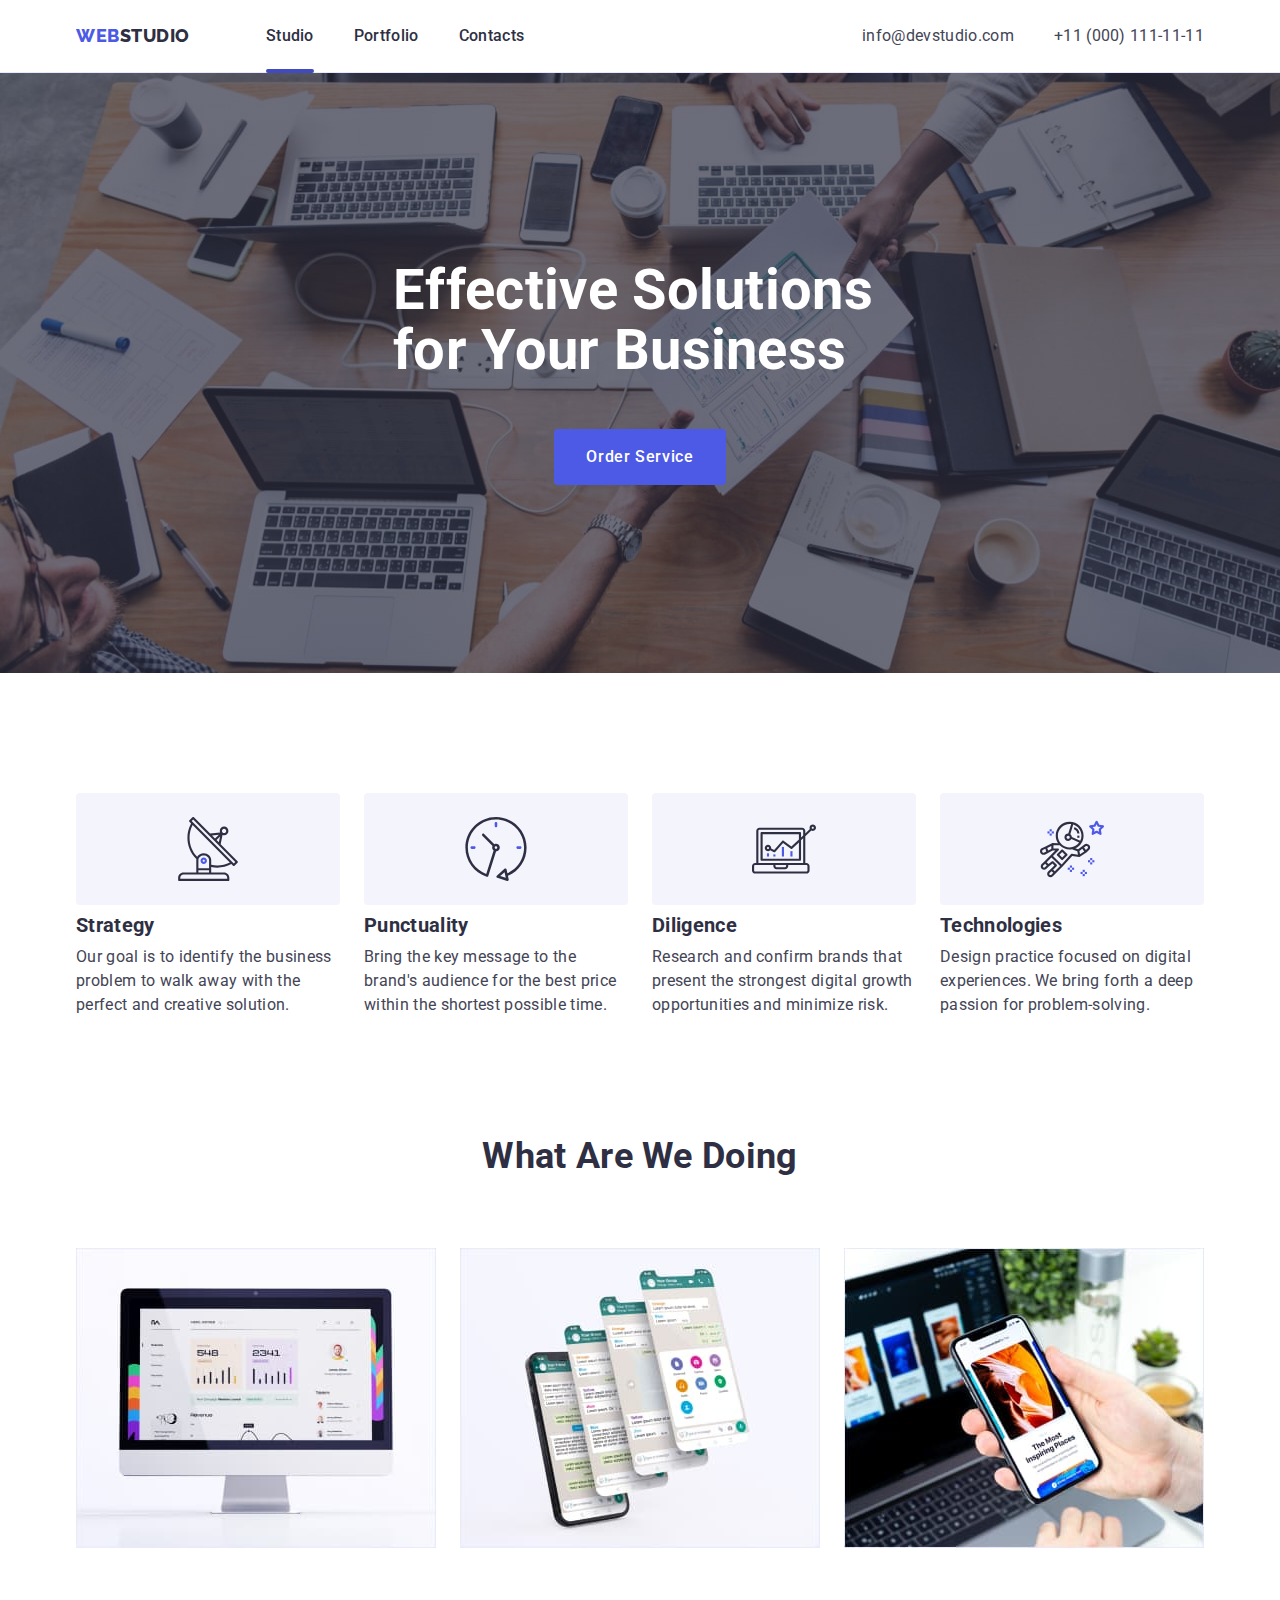
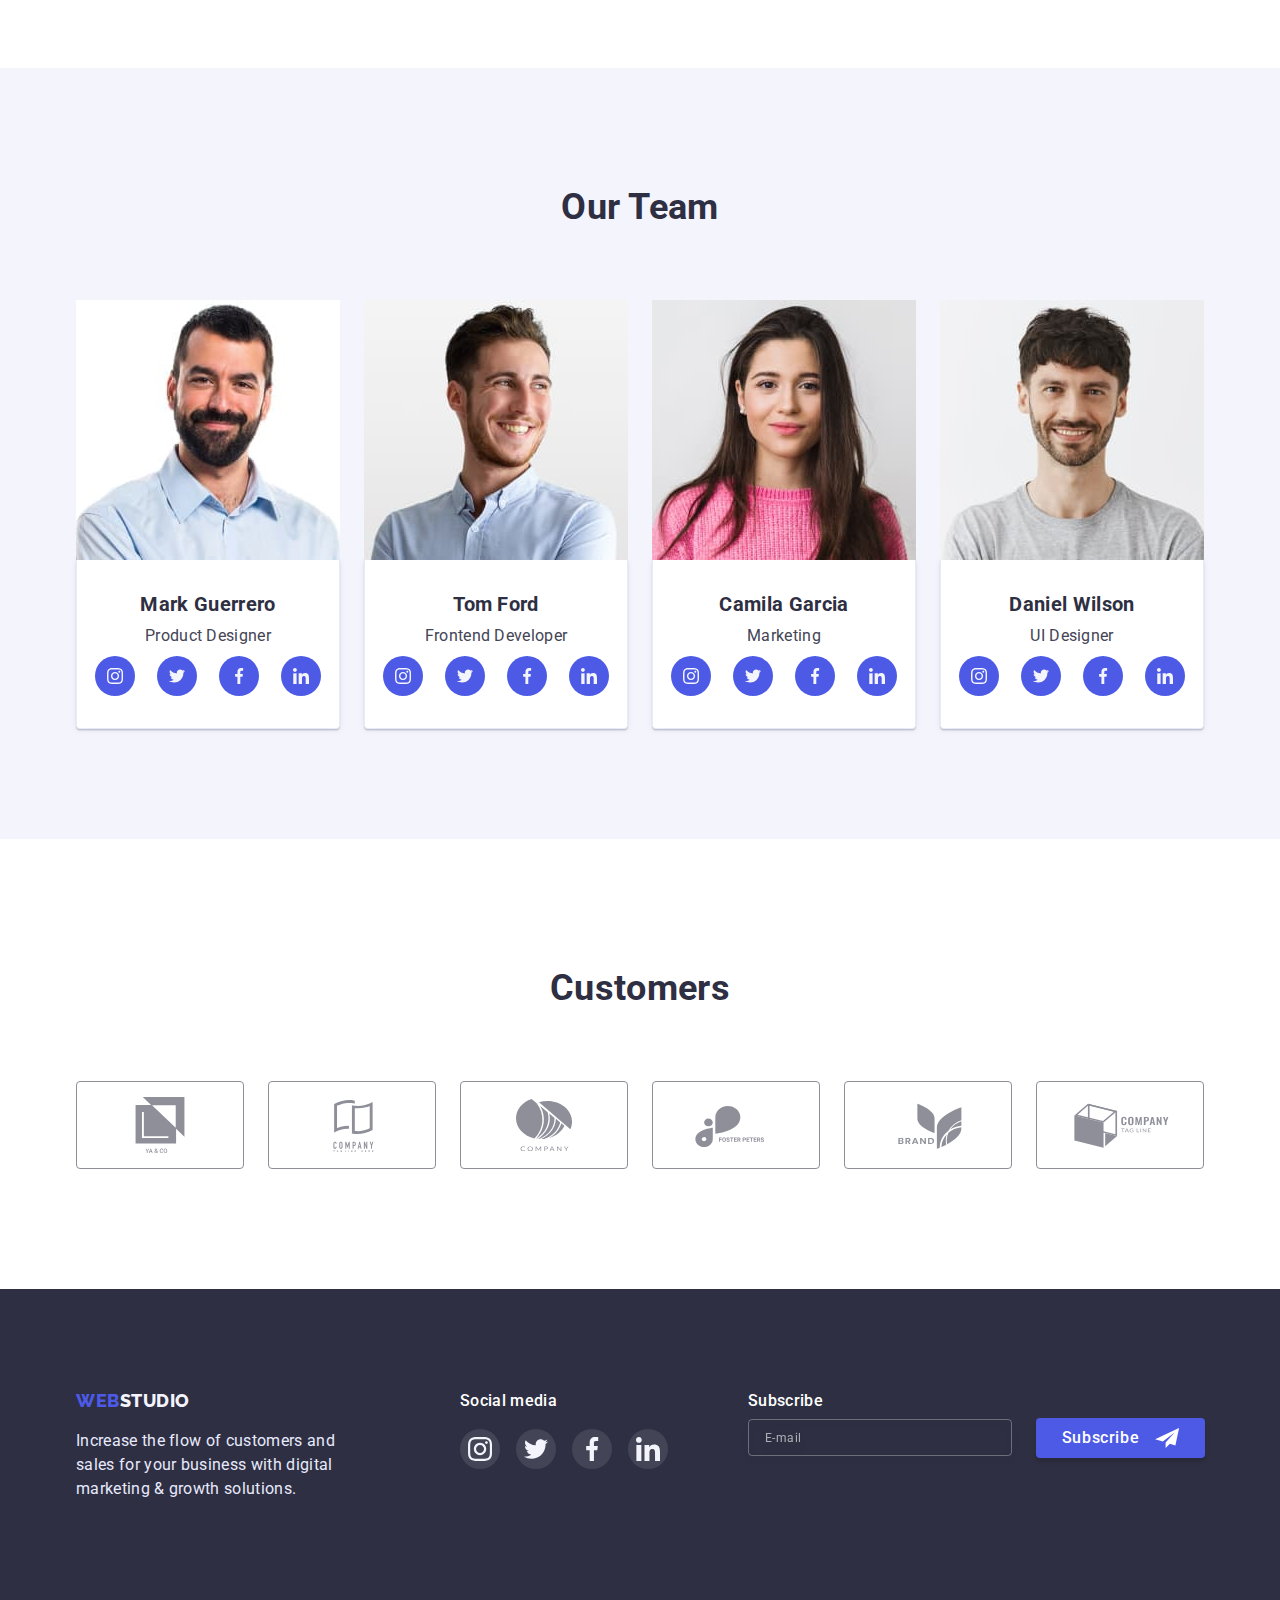
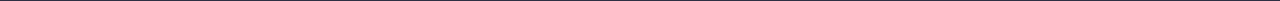
<file: index.html>
<!DOCTYPE html>
<html lang="en">
  <head>
    <meta charset="UTF-8" />
    <meta http-equiv="X-UA-Compatible" content="IE=edge" />
    <meta name="viewport" content="width=device-width, initial-scale=1.0" />
    <title>Studio</title>
    <link href="https://fonts.googleapis.com" rel="preconnect" />
    <link href="https://fonts.gstatic.com" rel="preconnect" crossorigin />
    <link
      href="https://fonts.googleapis.com/css2?family=Raleway:wght@800&family=Roboto:wght@400;500;700;900&display=swap"
      rel="stylesheet"
    />
    <link
      href="https://cdn.jsdelivr.net/npm/modern-normalize@1.1.0/modern-normalize.min.css"
      rel="stylesheet"
    />
    <link href="./css/styles.css" rel="stylesheet" />
  </head>
  <body>
    <!-----HEADER----->
    <header class="header">
      <div class="container page-header-container">
        <nav class="page-nav">
          <a class="logo link" href="#"
            ><span class="first-letter">Web</span>Studio</a
          >
          <ul class="menu list">
            <li class="menu-item">
              <a class="menu-link menu-link-current link" href="/index.html"
                >Studio</a
              >
            </li>
            <li class="menu-item">
              <a class="menu-link link" href="./portfolio.html">Portfolio</a>
            </li>
            <li class="menu-item">
              <a class="menu-link link" href="#">Contacts</a>
            </li>
          </ul>
        </nav>
        <ul class="contacts list">
          <li class="contacts-mail">
            <a
              class="contacts-link link mail-link"
              href="mailto:info@devstudio.com:"
              >info@devstudio.com</a
            >
          </li>
          <li class="contacts-number">
            <a class="contacts-link link" href="tel:+110001111111"
              >+11 (000) 111-11-11</a
            >
          </li>
        </ul>
      </div>
    </header>
    <!-----/HEADER----->
    <main>
      <!------ HERO---- -->
      <section class="section hero-section">
        <div class="container hero-container">
          <h1 class="hero-text">Effective Solutions for Your Business</h1>
          <button class="modal-button btn-styles" data-modal-open type="button">
            Order Service
          </button>
        </div>
      </section>
      <!------ /HERO---- -->
      <!------ FEATURES------>
      <section class="section features-section">
        <div class="container">
          <h2 class="plug">Features</h2>
          <ul class="list list-features">
            <li>
              <div class="features-block-svg">
                <svg class="features-svg" width="64" height="64">
                  <use href="./img/sprite.svg#antenna"></use>
                </svg>
              </div>
              <h3 class="title">Strategy</h3>
              <p class="description">
                Our goal is to identify the business problem to walk away with
                the perfect and creative solution.
              </p>
            </li>
            <li>
              <div class="features-block-svg">
                <svg class="features-svg" width="64" height="64">
                  <use href="./img/sprite.svg#clock"></use>
                </svg>
              </div>
              <h3 class="title">Punctuality</h3>
              <p class="description">
                Bring the key message to the brand's audience for the best price
                within the shortest possible time.
              </p>
            </li>
            <li>
              <div class="features-block-svg">
                <svg class="features-svg" width="64" height="64">
                  <use href="./img/sprite.svg#diagram"></use>
                </svg>
              </div>
              <h3 class="title">Diligence</h3>
              <p class="description">
                Research and confirm brands that present the strongest digital
                growth opportunities and minimize risk.
              </p>
            </li>
            <li>
              <div class="features-block-svg">
                <svg class="features-svg" width="64" height="64">
                  <use href="./img/sprite.svg#astronaut"></use>
                </svg>
              </div>
              <h2 class="title">Technologies</h2>
              <p class="description">
                Design practice focused on digital experiences. We bring forth a
                deep passion for problem-solving.
              </p>
            </li>
          </ul>
        </div>
      </section>
      <!------ /FEATURES------>
      <!------ABOUT-US------>
      <section class="section about-us-section">
        <div class="container">
          <h2 class="main-title">What are we doing</h2>
          <ul class="list about-us-list">
            <li>
              <img
                src="./img/about_us/img1.jpg"
                alt="computer"
                width="360"
                height="300"
              />
            </li>
            <li>
              <img
                src="./img/about_us/img2.jpg"
                alt="smartphone"
                width="360"
                height="300"
              />
            </li>
            <li>
              <img
                src="./img/about_us/img3.jpg"
                alt="gadgest"
                width="360"
                height="300"
              />
            </li>
          </ul>
        </div>
      </section>
      <!------/ABOUT-US------>
      <!------OUR-TEAM------>
      <section class="section our-team-section">
        <div class="container">
          <h2 class="main-title">Our Team</h2>
          <ul class="list our-team-list">
            <li>
              <img
                src="./img/our_team/img1.jpg"
                alt="Mark Guerrero"
                width="264"
                height="260"
              />
              <div class="content-card">
                <h3 class="title">Mark Guerrero</h3>
                <p class="our-team-description">Product Designer</p>
                <ul class="social-link list">
                  <li class="social-list-item">
                    <a class="social-list-link" href>
                      <svg class="social-list-icon" width="16" height="16">
                        <use href="./img/sprite.svg#instagram"></use>
                      </svg>
                    </a>
                  </li>
                  <li class="social-list-item">
                    <a class="social-list-link" href>
                      <svg class="social-list-icon" width="16" height="16">
                        <use href="./img/sprite.svg#twitter"></use>
                      </svg>
                    </a>
                  </li>
                  <li class="social-list-item">
                    <a class="social-list-link" href>
                      <svg class="social-list-icon" width="16" height="16">
                        <use href="./img/sprite.svg#facebook"></use>
                      </svg>
                    </a>
                  </li>
                  <li class="social-list-item">
                    <a class="social-list-link" href>
                      <svg class="social-list-icon" width="16" height="16">
                        <use href="./img/sprite.svg#linkedin"></use>
                      </svg>
                    </a>
                  </li>
                </ul>
              </div>
            </li>
            <li>
              <img
                src="./img/our_team/img2.jpg"
                alt="Tom Ford"
                width="264"
                height="260"
              />
              <div class="content-card">
                <h3 class="title">Tom Ford</h3>
                <p class="our-team-description">Frontend Developer</p>
                <ul class="social-link list">
                  <li class="social-list-item">
                    <a class="social-list-link" href>
                      <svg class="social-list-icon" width="16" height="16">
                        <use href="./img/sprite.svg#instagram"></use>
                      </svg>
                    </a>
                  </li>
                  <li class="social-list-item">
                    <a class="social-list-link" href>
                      <svg class="social-list-icon" width="16" height="16">
                        <use href="./img/sprite.svg#twitter"></use>
                      </svg>
                    </a>
                  </li>
                  <li class="social-list-item">
                    <a class="social-list-link" href>
                      <svg class="social-list-icon" width="16" height="16">
                        <use href="./img/sprite.svg#facebook"></use>
                      </svg>
                    </a>
                  </li>
                  <li class="social-list-item">
                    <a class="social-list-link" href>
                      <svg class="social-list-icon" width="16" height="16">
                        <use href="./img/sprite.svg#linkedin"></use>
                      </svg>
                    </a>
                  </li>
                </ul>
              </div>
            </li>
            <li>
              <img
                src="./img/our_team/img3.jpg"
                alt="Camila Garcia"
                width="264"
                height="260"
              />
              <div class="content-card">
                <h3 class="title">Camila Garcia</h3>
                <p class="our-team-description">Marketing</p>
                <ul class="social-link list">
                  <li class="social-list-item">
                    <a class="social-list-link" href>
                      <svg class="social-list-icon" width="16" height="16">
                        <use href="./img/sprite.svg#instagram"></use>
                      </svg>
                    </a>
                  </li>
                  <li class="social-list-item">
                    <a class="social-list-link" href>
                      <svg class="social-list-icon" width="16" height="16">
                        <use href="./img/sprite.svg#twitter"></use>
                      </svg>
                    </a>
                  </li>
                  <li class="social-list-item">
                    <a class="social-list-link" href>
                      <svg class="social-list-icon" width="16" height="16">
                        <use href="./img/sprite.svg#facebook"></use>
                      </svg>
                    </a>
                  </li>
                  <li class="social-list-item">
                    <a class="social-list-link" href>
                      <svg class="social-list-icon" width="16" height="16">
                        <use href="./img/sprite.svg#linkedin"></use>
                      </svg>
                    </a>
                  </li>
                </ul>
              </div>
            </li>
            <li>
              <img
                src="./img/our_team/img4.jpg"
                alt="Daniel Wilson"
                width="264"
                height="260"
              />
              <div class="content-card">
                <h3 class="title">Daniel Wilson</h3>
                <p class="our-team-description">UI Designer</p>
                <ul class="social-link list">
                  <li class="social-list-item">
                    <a class="social-list-link" href>
                      <svg class="social-list-icon" width="16" height="16">
                        <use href="./img/sprite.svg#instagram"></use>
                      </svg>
                    </a>
                  </li>
                  <li class="social-list-item">
                    <a class="social-list-link" href>
                      <svg class="social-list-icon" width="16" height="16">
                        <use href="./img/sprite.svg#twitter"></use>
                      </svg>
                    </a>
                  </li>
                  <li class="social-list-item">
                    <a class="social-list-link" href>
                      <svg class="social-list-icon" width="16" height="16">
                        <use href="./img/sprite.svg#facebook"></use>
                      </svg>
                    </a>
                  </li>
                  <li class="social-list-item">
                    <a class="social-list-link" href>
                      <svg class="social-list-icon" width="16" height="16">
                        <use href="./img/sprite.svg#linkedin"></use>
                      </svg>
                    </a>
                  </li>
                </ul>
              </div>
            </li>
          </ul>
        </div>
      </section>
      <!------/OUR-TEAM------>
      <!------CUSTOMERS------>
      <section class="section customers-container">
        <div class="container">
          <h2 class="main-title">Customers</h2>
          <ul class="customers-card list">
            <li class="customers-item">
              <a class="customers-link" href="#">
                <svg class="customers-icon" width="104" height="56">
                  <use href="./img/sprite.svg#icon-logo-1"></use>
                </svg>
              </a>
            </li>
            <li class="customers-item">
              <a class="customers-link" href>
                <svg class="customers-icon" width="104" height="56">
                  <use href="./img/sprite.svg#icon-logo-2"></use>
                </svg>
              </a>
            </li>
            <li class="customers-item">
              <a class="customers-link" href>
                <svg class="customers-icon" width="104" height="56">
                  <use href="./img/sprite.svg#icon-logo-3"></use>
                </svg>
              </a>
            </li>
            <li class="customers-item">
              <a class="customers-link" href>
                <svg class="customers-icon" width="104" height="56">
                  <use href="./img/sprite.svg#icon-logo-4"></use>
                </svg>
              </a>
            </li>
            <li class="customers-item">
              <a class="customers-link" href>
                <svg class="customers-icon" width="104" height="56">
                  <use href="./img/sprite.svg#icon-logo-5"></use>
                </svg>
              </a>
            </li>
            <li class="customers-item">
              <a class="customers-link" href>
                <svg class="customers-icon" width="104" height="56">
                  <use href="./img/sprite.svg#icon-logo-6"></use>
                </svg>
              </a>
            </li>
          </ul>
        </div>
      </section>
      <!------/CUSTOMERS------>
    </main>
    <!----- FOOTER------>
    <footer class="footer">
      <div class="container footer-conteiner">
        <div class="first-block-footer">
          <a class="logo link logo-footer" href="#"
            ><span class="first-letter">Web</span
            ><span class="second-letter">Studio</span></a
          >
          <p class="footer-description">
            Increase the flow of customers and sales for your business with
            digital marketing & growth solutions.
          </p>
        </div>
        <div class="footer-social-link">
          <p class="footer-social-link-text">Social media</p>
          <ul class="social-list list">
            <li class="social-list-item">
              <a class="social-list-link footer-link" href>
                <svg class="social-list-icon" width="24" height="24">
                  <use href="./img/sprite.svg#instagram"></use>
                </svg>
              </a>
            </li>
            <li class="social-list-item">
              <a class="social-list-link footer-link" href>
                <svg class="social-list-icon" width="24" height="24">
                  <use href="./img/sprite.svg#twitter"></use>
                </svg>
              </a>
            </li>
            <li class="social-list-item">
              <a class="social-list-link footer-link" href>
                <svg class="social-list-icon" width="24" height="24">
                  <use href="./img/sprite.svg#facebook"></use>
                </svg>
              </a>
            </li>
            <li class="social-list-item">
              <a class="social-list-link footer-link" href>
                <svg class="social-list-icon" width="24" height="24">
                  <use href="./img/sprite.svg#linkedin"></use>
                </svg>
              </a>
            </li>
          </ul>
        </div>
        <div class="footer-modal-form">
          <p class="footer-form-subscribe">Subscribe</p>
          <form class="footer-form">
            <label class="footer-modal-form-field">
                          <span class="footer-form-input-wrapper">
                <input
                  class="footer-form-input"
                  type="text"
                  name="user-email"
                  placeholder="E-mail"
                  required
                />
               
              </span>
            </label>
            <button class="modal-form-submit modal-button btn-styles footer-modal-btn" type="submit">Subscribe
              <svg class="footer-form-btn-icon" width="24" height="20">
                <use href="./img/sprite.svg#icon-send"></use>
              </svg>
            </button>
          </form>
        </div>
      </div>
    </footer>
    <!----- /FOOTER------>
    <div class="backdrop is-hidden" data-modal>
      <div class="modal">
        <button class="modal-close-button" data-modal-close type="button">
          <svg class="modal-close-btn-icon" width="8" height="8">
            <use href="./img/sprite.svg#icon-close-modal"></use>
          </svg>
        </button>
        <p class="modal-form-supsription">
          Leave your contacts and we will call you back
        </p>
        <form class="modal-form">
          <label class="modal-form-field">
            <span class="modal-form-desc">Name</span>
            <span class="modal-form-input-wrapper">
              <input
                class="modal-form-input"
                name="user-name"
                type="text"
                required
                pattern="^[a-zA-Zа-яА-Я]+$"
                minlength="2"
              />
              <svg class="modal-input-icon" width="12" height="12">
                <use href="./img/sprite.svg#icon-person"></use>
              </svg>
            </span>
          </label>
          <label class="modal-form-field">
            <span class="modal-form-desc">Phone</span>
            <span class="modal-form-input-wrapper">
              <input
                class="modal-form-input"
                name="user-phone"
                type="tel"
                title="xxx-xxx-xx-xx"
                required
                pattern="[0-9]{3}-[0-9]{3}-[0-9]{2}-[0-9]{2}"
              />
              <svg class="modal-input-icon" width="13" height="13">
                <use href="./img/sprite.svg#icon-phone"></use>
              </svg>
            </span>
          </label>
          <label class="modal-form-field">
            <span class="modal-form-desc">Email</span>
            <span class="modal-form-input-wrapper">
              <input
                class="modal-form-input"
                type="text"
                name="user-email"
                required
              />
              <svg class="modal-input-icon" width="15" height="12">
                <use href="./img/sprite.svg#icon-email"></use>
              </svg>
            </span>
          </label>
          <label class="modal-form-field">
            <span class="modal-form-desc">Comment</span>
            <textarea
              class="modal-form-message"
              name="user-message"
              placeholder="Text input"
            ></textarea>
          </label>
          <input
            class="modal-form-check visualy-hidden"
            id="user-policy"
            type="checkbox"
            name="user-policy"
            required
          />
          <label class="modal-form-check-desc" for="user-policy"
            >I accept the terms and conditions of the &nbsp;
            <a href="#">Privacy Policy</a></label
          >
          <button class="modal-form-submit modal-button btn-styles" type="submit">Send</button>
        </form>
      </div>
    </div>
    <script src="./js/modal.js"></script>
  </body>
</html>
</file>
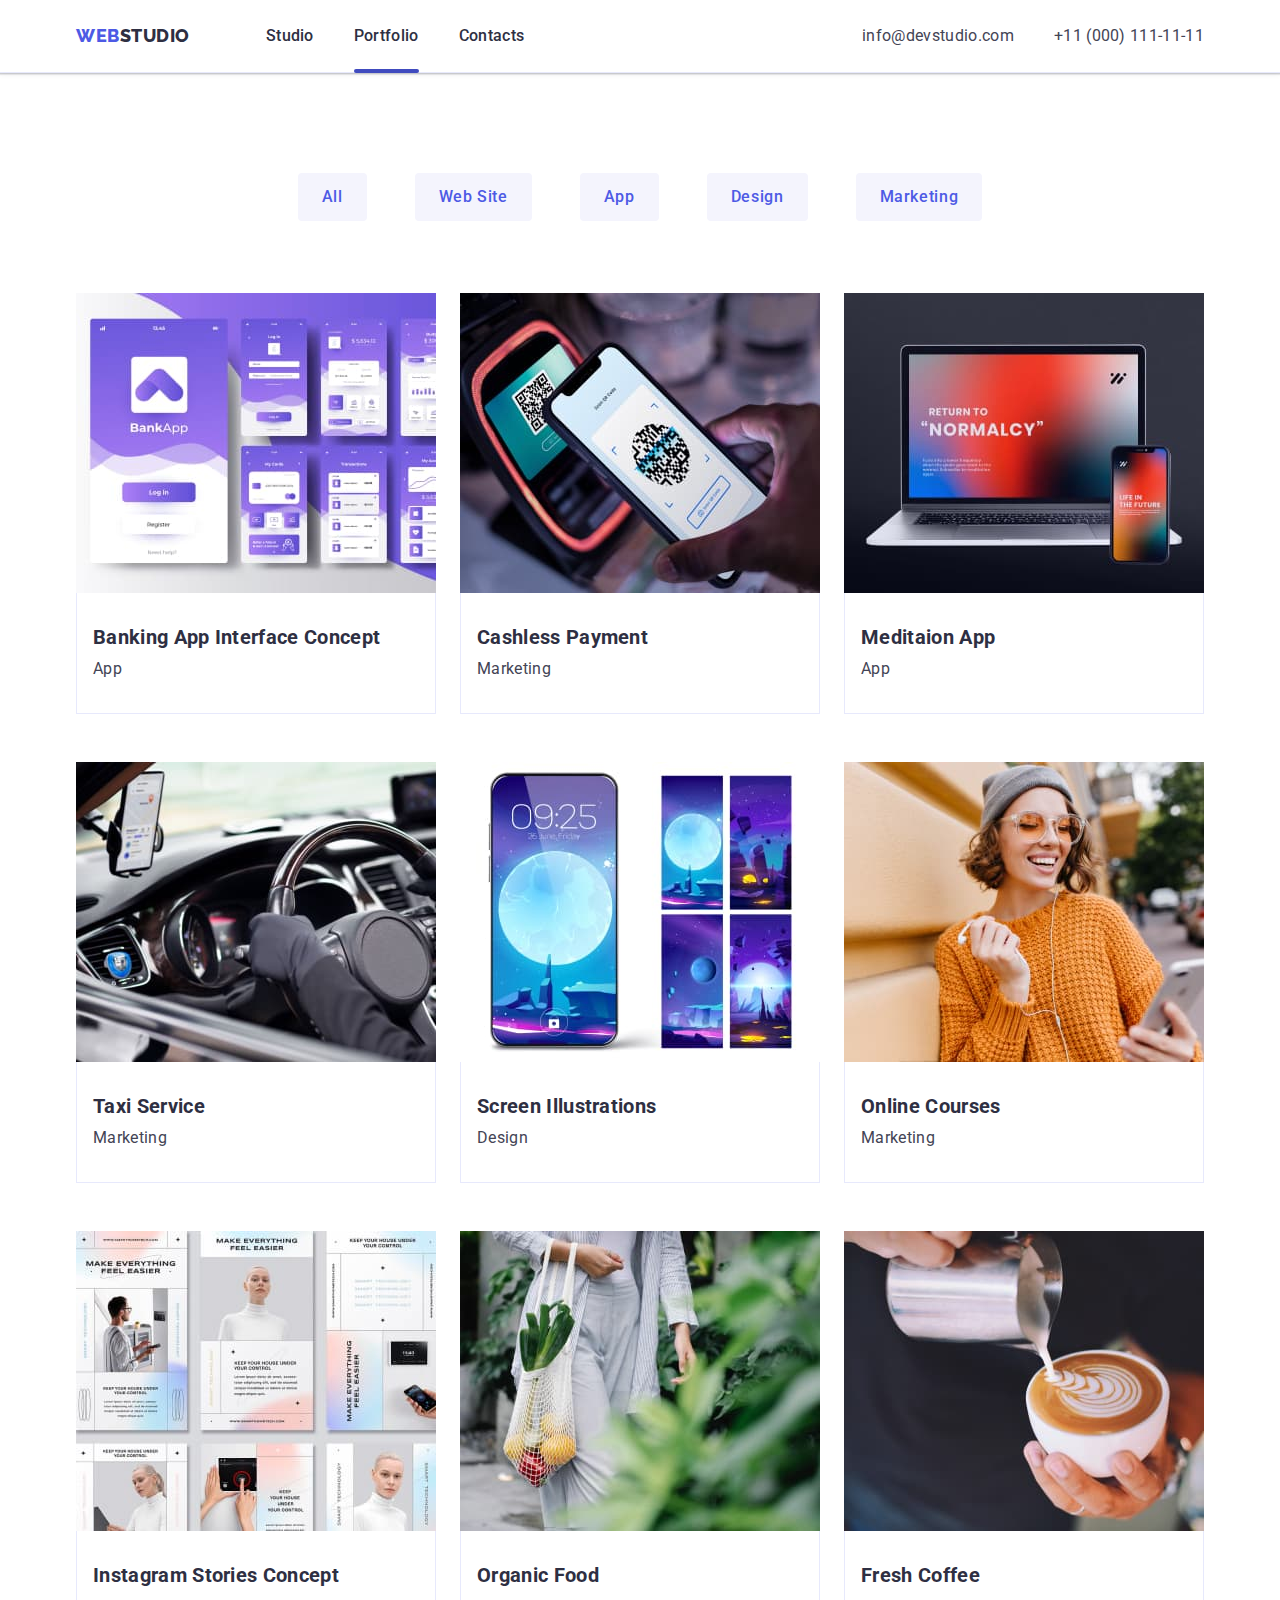
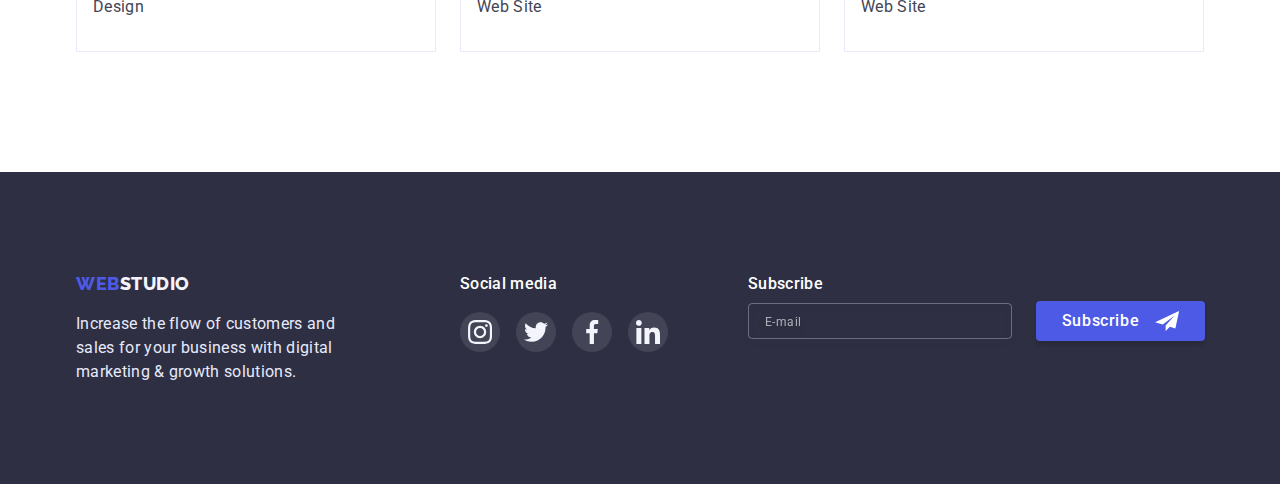
<file: portfolio.html>
<!DOCTYPE html>
<html lang="en">
  <head>
    <meta charset="UTF-8" />
    <meta http-equiv="X-UA-Compatible" content="IE=edge" />
    <meta name="viewport" content="width=device-width, initial-scale=1.0" />
    <title>Portfolio</title>
    <link rel="preconnect" href="https://fonts.googleapis.com" />
    <link rel="preconnect" href="https://fonts.gstatic.com" crossorigin />
    <link
      href="https://fonts.googleapis.com/css2?family=Raleway:wght@800&family=Roboto:wght@400;500;700;900&display=swap"
      rel="stylesheet"
    />
    <link
      rel="stylesheet"
      href="https://cdn.jsdelivr.net/npm/modern-normalize@1.1.0/modern-normalize.min.css"
    />
    <link rel="stylesheet" href="./css/styles.css" />
  </head>
  <body>
    <!-----HEADER----->
    <header class="header">
      <div class="container page-header-container">
        <nav class="page-nav">
          <a href="#" class="logo link"
            ><span class="first-letter">Web</span>Studio</a
          >
          <ul class="menu list">
            <li class="menu-item">
              <a href="index.html" class="menu-link link">Studio</a>
            </li>
            <li class="menu-item">
              <a
                href="./portfolio.html"
                class="menu-link menu-link-current link"
                >Portfolio</a
              >
            </li>
            <li class="menu-item">
              <a href="#" class="menu-link link">Contacts</a>
            </li>
          </ul>
        </nav>
        <ul class="contacts list">
          <li class="contacts-mail">
            <a
              href="mailto:info@devstudio.com:"
              class="contacts-link link mail-link"
              >info@devstudio.com</a
            >
          </li>
          <li class="contacts-number">
            <a href="tel:+110001111111" class="contacts-link link"
              >+11 (000) 111-11-11</a
            >
          </li>
        </ul>
      </div>
    </header>
    <!-----/HEADER----->
    <main>
      <!------ PROJECT-CARD------>
      <section class="section portfolio">
        <div class="container">
          <div class="button-portfolio">
            <h1 class="plug">Card content</h1>
            <ul class="list button-portfolio-list">
              <li>
                <button type="button" class="buttons-navigate btn-styles">
                  All
                </button>
              </li>
              <li>
                <button type="button" class="buttons-navigate btn-styles">
                  Web Site
                </button>
              </li>
              <li>
                <button type="button" class="buttons-navigate btn-styles">
                  App
                </button>
              </li>
              <li>
                <button type="button" class="buttons-navigate btn-styles">
                  Design
                </button>
              </li>
              <li>
                <button type="button" class="buttons-navigate btn-styles">
                  Marketing
                </button>
              </li>
            </ul>
          </div>
          <div class="portfolio-card">
            <ul class="list portfolio-list-card">
              <li class="cards">
                <a href="#" class="link portfolio-link">
                  <div class="cards-overlay">
                    <img
                      src="./img/img-portfolio/img1.jpg"
                      width="360"
                      height="300"
                      alt="Banking App"
                    />
                    <p class="overlay">
                      14 Stylish and User-Friendly App Design Concepts · Task
                      Manager App · Calorie Tracker App · Exotic Fruit Ecommerce
                      App · Cloud Storage App
                    </p>
                  </div>
                  <div class="portfolio-card-text">
                    <h2 class="title">Banking App Interface Concept</h2>
                    <p class="description">App</p>
                  </div>
                </a>
              </li>
              <li class="cards">
                <a href="#" class="link portfolio-link">
                  <div class="cards-overlay">
                    <img
                      src="./img/img-portfolio/img2.jpg"
                      width="360"
                      height="300"
                      alt="Cashless Payment"
                    />
                    <p class="overlay">
                      14 Stylish and User-Friendly App Design Concepts · Task
                      Manager App · Calorie Tracker App · Exotic Fruit Ecommerce
                      App · Cloud Storage App
                    </p>
                  </div>
                  <div class="portfolio-card-text">
                    <h2 class="title">Cashless Payment</h2>
                    <p class="description">Marketing</p>
                  </div>
                </a>
              </li>
              <li class="cards">
                <a href="#" class="link portfolio-link">
                  <div class="cards-overlay">
                    <img
                      src="./img/img-portfolio/img3.jpg"
                      width="360"
                      height="300"
                      alt="Meditaion App"
                    />
                    <p class="overlay">
                      14 Stylish and User-Friendly App Design Concepts · Task
                      Manager App · Calorie Tracker App · Exotic Fruit Ecommerce
                      App · Cloud Storage App
                    </p>
                  </div>
                  <div class="portfolio-card-text">
                    <h2 class="title">Meditaion App</h2>
                    <p class="description">App</p>
                  </div>
                </a>
              </li>
              <li class="cards">
                <a href="#" class="link portfolio-link">
                  <div class="cards-overlay">
                    <img
                      src="./img/img-portfolio/img4.jpg"
                      width="360"
                      height="300"
                      alt="Taxi Service"
                    />
                    <p class="overlay">
                      14 Stylish and User-Friendly App Design Concepts · Task
                      Manager App · Calorie Tracker App · Exotic Fruit Ecommerce
                      App · Cloud Storage App
                    </p>
                  </div>
                  <div class="portfolio-card-text">
                    <h2 class="title">Taxi Service</h2>
                    <p class="description">Marketing</p>
                  </div>
                </a>
              </li>
              <li class="cards">
                <a href="#" class="link portfolio-link">
                  <div class="cards-overlay">
                    <img
                      src="./img/img-portfolio/img5.jpg"
                      width="360"
                      height="300"
                      alt="Screen Illustrations"
                    />
                    <p class="overlay">
                      14 Stylish and User-Friendly App Design Concepts · Task
                      Manager App · Calorie Tracker App · Exotic Fruit Ecommerce
                      App · Cloud Storage App
                    </p>
                  </div>
                  <div class="portfolio-card-text">
                    <h2 class="title">Screen Illustrations</h2>
                    <p class="description">Design</p>
                  </div>
                </a>
              </li>
              <li class="cards">
                <a href="#" class="link portfolio-link">
                  <div class="cards-overlay">
                    <img
                      src="./img/img-portfolio/img6.jpg"
                      width="360"
                      height="300"
                      alt="Online Courses"
                    />
                    <p class="overlay">
                      14 Stylish and User-Friendly App Design Concepts · Task
                      Manager App · Calorie Tracker App · Exotic Fruit Ecommerce
                      App · Cloud Storage App
                    </p>
                  </div>
                  <div class="portfolio-card-text">
                    <h2 class="title">Online Courses</h2>
                    <p class="description">Marketing</p>
                  </div>
                </a>
              </li>
              <li class="cards">
                <a href="#" class="link portfolio-link">
                  <div class="cards-overlay">
                    <img
                      src="./img/img-portfolio/img7.jpg"
                      width="360"
                      height="300"
                      alt="Instagram Stories Concept"
                    />
                    <p class="overlay">
                      14 Stylish and User-Friendly App Design Concepts · Task
                      Manager App · Calorie Tracker App · Exotic Fruit Ecommerce
                      App · Cloud Storage App
                    </p>
                  </div>
                  <div class="portfolio-card-text">
                    <h2 class="title">Instagram Stories Concept</h2>
                    <p class="description">Design</p>
                  </div>
                </a>
              </li>
              <li class="cards">
                <a href="#" class="link portfolio-link">
                  <div class="cards-overlay">
                    <img
                      src="./img/img-portfolio/img8.jpg"
                      width="360"
                      height="300"
                      alt="Organic Food"
                    />
                    <p class="overlay">
                      14 Stylish and User-Friendly App Design Concepts · Task
                      Manager App · Calorie Tracker App · Exotic Fruit Ecommerce
                      App · Cloud Storage App
                    </p>
                  </div>
                  <div class="portfolio-card-text">
                    <h2 class="title">Organic Food</h2>
                    <p class="description">Web Site</p>
                  </div>
                </a>
              </li>
              <li class="cards">
                <a href="#" class="link portfolio-link">
                  <div class="cards-overlay">
                    <img
                      src="./img/img-portfolio/img9.jpg"
                      width="360"
                      height="300"
                      alt="Fresh Coffee"
                    />
                    <p class="overlay">
                      14 Stylish and User-Friendly App Design Concepts · Task
                      Manager App · Calorie Tracker App · Exotic Fruit Ecommerce
                      App · Cloud Storage App
                    </p>
                  </div>
                  <div class="portfolio-card-text">
                    <h2 class="title">Fresh Coffee</h2>
                    <p class="description">Web Site</p>
                  </div>
                </a>
              </li>
            </ul>
          </div>
        </div>
      </section>
      <!------ /PROJECT-CARD------>
    </main>
     <!----- FOOTER------>
     <footer class="footer">
      <div class="container footer-conteiner">
        <div class="first-block-footer">
          <a class="logo link logo-footer" href="#"
            ><span class="first-letter">Web</span
            ><span class="second-letter">Studio</span></a
          >
          <p class="footer-description">
            Increase the flow of customers and sales for your business with
            digital marketing & growth solutions.
          </p>
        </div>
        <div class="footer-social-link">
          <p class="footer-social-link-text">Social media</p>
          <ul class="social-list list">
            <li class="social-list-item">
              <a class="social-list-link footer-link" href>
                <svg class="social-list-icon" width="24" height="24">
                  <use href="./img/sprite.svg#instagram"></use>
                </svg>
              </a>
            </li>
            <li class="social-list-item">
              <a class="social-list-link footer-link" href>
                <svg class="social-list-icon" width="24" height="24">
                  <use href="./img/sprite.svg#twitter"></use>
                </svg>
              </a>
            </li>
            <li class="social-list-item">
              <a class="social-list-link footer-link" href>
                <svg class="social-list-icon" width="24" height="24">
                  <use href="./img/sprite.svg#facebook"></use>
                </svg>
              </a>
            </li>
            <li class="social-list-item">
              <a class="social-list-link footer-link" href>
                <svg class="social-list-icon" width="24" height="24">
                  <use href="./img/sprite.svg#linkedin"></use>
                </svg>
              </a>
            </li>
          </ul>
        </div>
        <div class="footer-modal-form">
          <p class="footer-form-subscribe">Subscribe</p>
          <form class="footer-form">
            <label class="footer-modal-form-field">
                          <span class="footer-form-input-wrapper">
                <input
                  class="footer-form-input"
                  type="text"
                  name="user-email"
                  placeholder="E-mail"
                  required
                />
               
              </span>
            </label>
            <button class="modal-form-submit modal-button btn-styles footer-modal-btn" type="submit">Subscribe
              <svg class="footer-form-btn-icon" width="24" height="20">
                <use href="./img/sprite.svg#icon-send"></use>
              </svg>
            </button>
          </form>
        </div>
      </div>
    </footer>
    <!----- /FOOTER------>
  </body>
</html>
</file>
<file: css/styles.css>
:root {
  --primary-font: 'Roboto', sans-serif;
  --secondary-font: 'Raleway', sans-serif;
  --accent-color: #4d5ae5;
  --accent-background-color: #404bbf;
}
h1,
h2,
h3,
h4,
p {
  margin-top: 0;
  margin-bottom: 0;
}
ul,
ol {
  margin-top: 0;
  margin-bottom: 0;
  padding-left: 0;
}
img {
  display: block;
}
.list {
  list-style: none;
}
.link {
  text-decoration: none;
}

body {
  color: #2e2f42;
  font-weight: 500;
  font-size: 16px;
  font-family: var(--primary-font);
  line-height: 1.5;
  letter-spacing: 0.02em;
}
.container {
  width: 1158px;
  margin-right: auto;
  margin-left: auto;
  padding-right: 15px;
  padding-left: 15px;
}
.section {
  padding-top: 120px;
  padding-bottom: 120px;
}
/* <!---------HEADER---------> */
.first-letter {
  color: var(--accent-color);
  font-weight: 800;
  font-size: 18px;
  font-family: var(--secondary-font);
  line-height: 1.33;
  letter-spacing: 0.03em;
}
.logo {
  margin-right: 76px;
  color: #2e2f42;
  font-weight: 800;
  font-size: 18px;
  font-family: var(--secondary-font);
  line-height: 1.33;
  letter-spacing: 0.03em;
  text-transform: uppercase;
}

.menu-link {
  position: relative;
  padding: 24px 0px;
  color: #2e2f42;
  transition: color 250ms cubic-bezier(0.4, 0, 0.2, 1);
}
.menu-link:hover,
.menu-link:focus {
  color: var(--accent-background-color);
}

.menu-link-current::after {
  content: '';
  position: absolute;
  bottom: -4px;
  left: 0;
  width: 100%;
  height: 4px;
  border-radius: 2px;
  background: #404bbf;
}

.contacts {
  color: #434455;
  font-weight: 400;
}
.contacts-link {
  color: #434455;
  transition: color 250ms cubic-bezier(0.4, 0, 0.2, 1);
}
.contacts-link:hover,
.contacts-link:focus {
  color: var(--accent-background-color);
}
.header {
  border-bottom: 1px solid #e7e9fc;

  box-shadow: 0px 2px 1px rgba(46, 47, 66, 0.08),
    0px 1px 1px rgba(46, 47, 66, 0.16), 0px 1px 6px rgba(46, 47, 66, 0.08);
}
.page-header-container {
  display: flex;
  justify-content: space-between;
  align-items: center;
}
.page-nav {
  display: flex;
  align-items: center;
}
.menu {
  display: flex;
  align-items: center;
}
.menu-item:not(:last-child) {
  margin-right: 40px;
}
.contacts {
  display: flex;
  align-items: center;
}
.contacts-mail {
  margin-right: 40px;
  margin-left: auto;
}
.header {
  padding-top: 24px;
  padding-bottom: 24px;
}
/* <!---------/HEADER---------> */
/* <!---------HERO---------> */
.hero-section {
  max-width: 1440px;
  margin-right: auto;
  margin-left: auto;
  padding-top: 0;
  padding-bottom: 0;
  background-color: rgb(46, 47, 66);
  background-image: linear-gradient(
      rgba(46, 47, 66, 0.7),
      rgba(46, 47, 66, 0.7)
    ),
    url('../img/hero/bg.jpg');
  background-size: cover;
}
.hero-container {
  display: flex;
  flex-direction: column;
  justify-content: center;
  align-items: center;
  padding: 188px;
}
.hero-text {
  width: 494px;
  margin-bottom: 48px;
  color: #ffffff;
  font-weight: 700;
  font-size: 56px;
  line-height: 1.07;
}
/* <!---------/HERO---------> */
/* <!---------FEATURES---------> */

.list-features {
  display: flex;
  gap: 24px;
}
.features-block-svg {
  display: flex;
  justify-content: center;
  align-items: center;
  width: 264px;
  height: 112px;
  margin-bottom: 8px;
  border-radius: 4px;
  background-color: #f4f4fd;
}
.features-svg {
  fill: #2e2f42;
}
/* <!---------/FEATURES---------> */

/* <!---------ABOUT-US--------> */
.about-us-section {
  padding-top: 0px;
}
.about-us-list {
  display: flex;
  flex-wrap: wrap;
  gap: 24px;
}
/* <!---------/ABOUT-US---------> */

/* <!---------OUR-TEAM---------> */
.our-team-section {
  padding-bottom: 110px;
  background: #f4f4fd;
}

.our-team-list {
  display: flex;
  flex-wrap: wrap;
  gap: 24px;
}
.content-card {
  padding: 32px 16px;
  border: 1px solid #e7e9fc;
  border-top: none;
  border-radius: 0px 0px 4px 4px;
  background: #ffffff;
  box-shadow: 0px 1px 6px rgba(46, 47, 66, 0.08),
    0px 1px 1px rgba(46, 47, 66, 0.16), 0px 2px 1px rgba(46, 47, 66, 0.08);
  text-align: center;
}
.social-list-link {
  display: flex;
  justify-content: center;
  align-items: center;
  width: 40px;
  height: 40px;
  border-radius: 50%;
  background-color: var(--accent-color);
  transition: background-color 250ms cubic-bezier(0.4, 0, 0.2, 1);
}
.social-list-link:hover,
.social-list-link:focus {
  background-color: var(--accent-background-color);
}
.social-link {
  display: flex;
  gap: 22px;
  justify-content: center;
}

.social-list-icon {
  fill: #f4f4fd;
}
.our-team-description {
  margin-bottom: 8px;
  color: #434455;
  font-weight: 400;
}

/* <!---------/OUR-TEAM---------> */

/* <!---------COMPONENTS---------> */

.btn-styles {
  border: none;
  color: var(--accent-color);
  font-weight: 500;
  font-size: 16px;
  font-family: var(--primary-font);
  line-height: 1.5;
  letter-spacing: 0.04em;
  cursor: pointer;
}
.modal-button {
  padding: 16px 32px;
  border-radius: 4px;
  background: var(--accent-color);
  color: #ffffff;
  transition: background-color 250ms cubic-bezier(0.4, 0, 0.2, 1);
}
.modal-button:hover,
.modal-button:focus {
  background-color: var(--accent-background-color);
}
.buttons-navigate {
  padding: 12px 24px;
  border-radius: 4px;
  background: #f4f4fd;
  transition: background-color 250ms cubic-bezier(0.4, 0, 0.2, 1),
    color 250ms cubic-bezier(0.4, 0, 0.2, 1),
    box-shadow 250ms cubic-bezier(0.4, 0, 0.2, 1);
}
.buttons-navigate:hover,
.buttons-navigate:focus {
  background: var(--accent-background-color);
  color: #ffffff;
  box-shadow: 0px 3px 1px rgba(0, 0, 0, 0.1), 0px 2px 1px rgba(0, 0, 0, 0.08),
    0px 2px 2px rgba(0, 0, 0, 0.12);
}
.title {
  margin-bottom: 8px;
  color: #2e2f42;
  font-size: 20px;
  line-height: 1.2;
}
.description {
  color: #434455;
  font-weight: 400;
}
.main-title {
  margin-bottom: 72px;
  font-weight: 700;
  font-size: 36px;
  font-family: var(--primary-font);
  line-height: 1.1;
  text-align: center;
  text-transform: capitalize;
}
.plug {
  display: none;
}
/* <!---------/COMPONENTS---------> */

/* <!---------CUSTOMERS---------> */
.customers-container {
  padding-top: 130px;
}
.customers-card {
  display: flex;
  gap: 24px;
  justify-content: center;
}

.customers-link {
  display: flex;
  justify-content: center;
  align-items: center;
  width: 168px;
  height: 88px;
  border: 1px solid #8e8f99;
  border-radius: 4px;
  color: #8e8f99;
  transition: color 250ms cubic-bezier(0.4, 0, 0.2, 1),
    border-color 250ms cubic-bezier(0.4, 0, 0.2, 1);
}
.customers-link:hover,
.customers-link:focus {
  border-color: #404bbf;
  color: #404bbf;
}
.customers-icon {
  fill: currentColor;
  transition: fill 250ms cubic-bezier(0.4, 0, 0.2, 1);
}
.customers-icon:hover,
.customers-icon:focus {
  fill: currentColor;
}
/* <!---------/CUSTOMERS---------> */
/* <!--------- FOOTER---------> */
.footer {
  background: #2e2f42;
}
.footer-conteiner {
  display: flex;
  padding-top: 100px;
  padding-bottom: 100px;
}
.footer-description {
  width: 264px;
  color: #e7e9fc;
  font-weight: 400;
  font-size: 16px;
  font-family: var(--primary-font);
  line-height: 1.5;
  letter-spacing: 0.02em;
}
.second-letter {
  color: #f4f4fd;
  font-weight: 800;
  font-size: 18px;
  font-family: var(--secondary-font);
  line-height: 1.2;
  letter-spacing: 0.03em;
  text-transform: uppercase;
}
.logo-footer {
  display: block;
  margin-bottom: 16px;
}
.social-list {
  display: flex;
  gap: 16px;
  justify-content: center;
}

.first-block-footer {
  margin-right: 120px;
}
.footer-social-link-text {
  margin-bottom: 16px;
  color: #ffffff;
}
.footer-link {
  margin-top: 0;
  background-color: rgba(255, 255, 255, 0.1);
  transition: background-color 250ms cubic-bezier(0.4, 0, 0.2, 1);
}
.footer-link:hover,
.footer-link:focus {
  background-color: #31d0aa;
}
.footer-modal-form{
  margin-left: 80px;
}
.footer-form{
  display: flex;
  align-items: center;
}
.footer-form-input{
  border: 1px solid rgba(255, 255, 255, 0.3);
filter: drop-shadow(0px 4px 4px rgba(0, 0, 0, 0.15));
border-radius: 4px;
background: none;
padding: 8px 16px;
transition: border 250ms cubic-bezier(0.4, 0, 0.2, 1);
width: 264px;
color: #fcfcfc;
}
.footer-form-input:focus{
  border: 1px solid #4D5AE5;
outline: none;
}

.footer-form-input::placeholder{
font-weight: 400;
font-size: 12px;
line-height: 2px;
letter-spacing: 0.04em;
color: rgba(255, 255, 255, 0.6);
}
.footer-form-subscribe{
display: inline-block;
font-weight: 500;
font-size: 16px;
line-height: 2px;

letter-spacing: 0.02em;

color: #FFFFFF;
margin-bottom: 16px;
}
.footer-modal-btn{
  display: flex;
  justify-content: center;
  align-items: center;
  margin-left: 24px;
  padding: 8px 24px;
}
.footer-form-btn-icon{
  margin-left: 16px;

}

/* <!--------- /FOOTER---------> */

/* <!--------- MODAL-WINDOW---------> */
.backdrop {
  position: fixed;
  top: 0;
  left: 0;
  z-index: 100;
  width: 100%;
  height: 100%;
  background: rgba(46, 47, 66, 0.4);
  transition: visibility 250ms cubic-bezier(0.4, 0, 0.2, 1),
    opacity 250ms cubic-bezier(0.4, 0, 0.2, 1);
}
.backdrop.is-hidden {
  opacity: 0;
  visibility: hidden;
  pointer-events: none;
}
.modal {
  padding: 24px;
  position: absolute;
  top: 50%;
  left: 50%;
  width: 408px;
  height: 584px;
  border-radius: 4px;
  background: #fcfcfc;
  box-shadow: 0px 1px 1px rgba(0, 0, 0, 0.14), 0px 1px 3px rgba(0, 0, 0, 0.12),
    0px 2px 1px rgba(0, 0, 0, 0.2);
  transform: translate(-50%, -50%);
}
.modal-close-button {
  position: absolute;
  top: 10px;
  right: 10px;
  display: flex;
  justify-content: center;
  align-items: center;
  width: 24px;
  height: 24px;
  padding: 0;
  border: 1px solid rgba(0, 0, 0, 0.1);
  border-radius: 50%;
  background: #e7e9fc;
  cursor: pointer;
  transition: background-color 250ms cubic-bezier(0.4, 0, 0.2, 1),
    fill 250ms cubic-bezier(0.4, 0, 0.2, 1);
}
.modal-close-button:hover,
.modal-close-button:focus {
  background-color: #404bbf;
  fill: #ffffff;
}
.modal-close-bitton .modal-close-btn-icon:hover,
.modal-close-bitton .modal-close-btn-icon:focus {
  background-color: #404bbf;
  fill: currentColor;
}
/* <!--------- /MODAL-WINDOW---------> */
/* <!--------- MODAL-FORM---------> */
.modal-form-supsription {
  padding-top: 32px;
  margin-bottom: 14px;
}
.modal-form {
  display: flex;
  flex-direction: column;
}
.modal-form-input {
  width: 100%;
  border: 1px solid rgba(33, 33, 33, 0.2);
  border-radius: 4px;
  height: 40px;
  padding-left: 7px;
 
  transition: border-color 250ms cubic-bezier(0.4, 0, 0.2, 1);
}

.modal-form-desc {
  font-weight: 400;
  font-size: 12px;
  line-height: 1.7;
  letter-spacing: 0.01em;
  color: #8e8f99;
  margin-bottom: 4px;
  display: inline-block;
}
.modal-form-input-wrapper {
  display: block;
  position: relative;
}
.modal-form-input:focus {
  outline: none;
  border-color: var(--accent-color);
}
.modal-input-icon {
  transform: translate(0, -50%);
  position: absolute;
  left: 19px;
  top: 50%;
  transition: fill 250ms cubic-bezier(0.4, 0, 0.2, 1);
  pointer-events: none;
}
.modal-form-input:focus + .modal-input-icon {
  fill: var(--accent-color);
}
.modal-form-input{
  padding-left: 38px;
}
.modal-form-message {
  width: 100%;
  resize: none;
  height: 120px;
  padding: 8px 16px;
  border: 1px solid rgba(33, 33, 33, 0.2);
  border-radius: 4px;
  transition: border-color 250ms cubic-bezier(0.4, 0, 0.2, 1);
}
.modal-form-message:focus {
  outline: none;
  border-color: var(--accent-color);
}
.modal-form-message::placeholder {
  font-size: 12px;
  line-height: 1.2;
  letter-spacing: 0.01em;
  color: rgba(117, 117, 117, 0.5);
}
.modal-form-check-desc{
  display: flex;
  align-items: center;
  font-weight: 400;
font-size: 12px;
line-height: 1.3;
letter-spacing: 0.04em;
color: #757575;
margin-bottom: 24px;
transition: border-color 250ms cubic-bezier(0.4, 0, 0.2, 1);
user-select: none;
}

.modal-form-check-desc::before{
   content:"" ; 
  display: block;
  width: 16px;
  height: 16px;
  border: 1.25px solid #404BBF;
border-radius: 2px;
margin-right: 8px;
cursor: pointer;
transition: border-color 250ms cubic-bezier(0.4, 0, 0.2, 1);
}
.modal-form-check:checked + .modal-form-check-desc::before{
background-image: url(../img/Vector.svg);
background-repeat: no-repeat;
background-position: center;
background-color:#404BBF ;
border: 1.25px solid #404BBF;
border-radius: 2px;
}
.modal-form-check:focus + .modal-form-check-desc::before{
  outline: 1.25px solid #404BBF ;
 
}
.modal-form-submit{
   align-self: center;
box-shadow: 0px 4px 4px rgba(0, 0, 0, 0.15);
width: 169px;
}
.modal-form-check-desc a {
  color: #4d5ae5;
}
.visualy-hidden{
  position: absolute;
  width: 1px;
  height: 1px;
  margin: -1px;
  padding: 0;
  overflow: hidden;
  border: 0;
  clip: rect(0 0 0 0);
}
/* <!--------- /MODAL-FORM---------> */
/* <!--------- PORTFOLIO---------> */
.portfolio {
  padding-top: 100px;
}
.portfolio-card-text {
  padding-top: 32px;
  padding-bottom: 32px;
  padding-left: 16px;
  border: 1px solid #e7e9fc;
  border-top: none;
  background: #ffffff;
}
.button-portfolio {
  margin-bottom: 72px;
}
.button-portfolio-list {
  display: flex;
  gap: 48px;
  justify-content: center;
}
.portfolio-list-card {
  display: flex;
  flex-wrap: wrap;
  row-gap: 48px;
  column-gap: 24px;
}
.cards {
  transition: box-shadow 250ms cubic-bezier(0.4, 0, 0.2, 1);
}
.cards:hover,
.cards:focus {
  box-shadow: 0px 1px 6px rgba(46, 47, 66, 0.08),
    0px 1px 1px rgba(46, 47, 66, 0.16), 0px 2px 1px rgba(46, 47, 66, 0.08);
}
.cards-overlay {
  position: relative;
  overflow: hidden;
}
.overlay {
  position: absolute;
  top: 0;
  left: 0;
  overflow-y: auto;
  width: 100%;
  height: 100%;
  padding: 40px 32px;
  background: var(--accent-color);
  color: #f4f4fd;
  font-weight: 400;
  font-size: 16px;

  font-family: var(--primary-font);
  line-height: 1.5;
  letter-spacing: 0.02em;
  transition: transform 250ms cubic-bezier(0.4, 0, 0.2, 1);
  transform: translate(0, 100%);
}
.portfolio-link:hover .overlay,
.portfolio-link:focus .overlay {
  transform: translate(0, 0);
}
/* <!--------- /PORTFOLIO---------> */ ;
</file>
